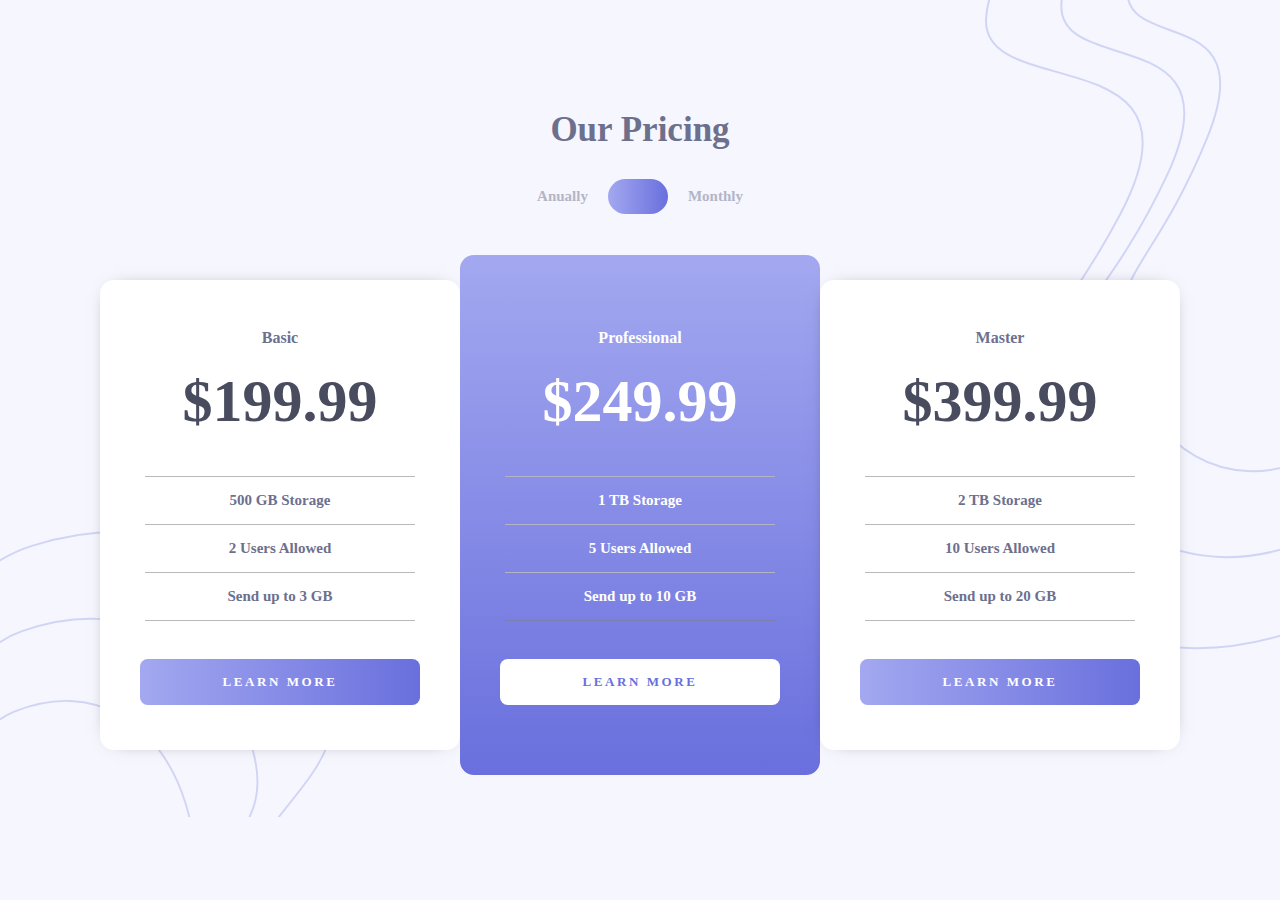
<file: anual.html>
<!DOCTYPE html>
<html lang="en">
<head>
    <meta charset="UTF-8">
    <meta name="viewport" content="width=device-width, initial-scale=1.0">
    <link rel="stylesheet" href="pricing.css">
    <title>Anually Pricing</title>
</head>
<body>
    <section class="wrapper">
            <div class="svg">
                <div class="bg-img"></div>
                <div class="bg-img2"></div>
            </div>

        <!-- This is where the toggle button starts -->
            <div class="heading">
                    <h1>Our Pricing</h1>
                <div>
                    <p>Anually</p>
                        <div class="button">
                        </div>
                    <p>Monthly</p>
                </div>
            </div>

            <!-- This is where the toggle button ends -->

            <!-- This where the card tiles begin -->
            <div class="card-tile">
                <div class="basic card">
                    <h3>Basic</h3>
                    <h1>$199.99</h1>
                    <div class="details">
                        <span>
                            <p>500 GB Storage</p>
                        </span>
                        <span>
                            <p>2 Users Allowed</p>
                        </span>
                        <span>
                            <p>Send up to 3 GB</p>
                        </span>
                    </div>
                    <div>
                        <a href="#">LEARN MORE</a>
                    </div>
                </div>
                <div class="professional card">
                    <h3>Professional</h3>
                    <h1>$249.99</h1>
                    <div class="details">
                        <span>
                            <p>1 TB Storage</p>
                        </span>
                        <span>
                            <p>5 Users Allowed</p>
                        </span>
                        <span>
                            <p>Send up to 10 GB</p>
                        </span>
                    </div>
                    <div>
                        <a href="#">LEARN MORE</a>
                    </div>
                </div>
                <div class="basic card">
                    <h3>Master</h3>
                    <h1>$399.99</h1>
                    <div class="details">
                        <span>
                            <p>2 TB Storage</p>
                        </span>
                        <span>
                            <p>10 Users Allowed</p>
                        </span>
                        <span>
                            <p>Send up to 20 GB</p>
                        </span>
                    </div>
                    <div>
                        <a href="#">LEARN MORE</a>
                    </div>
                </div>
            </div>
    </section>
    
        <script>
        //     const button = document.querySelector(".button") 
        // //     console.log(button);

        //     button.addEventListener("click", () => 
        // {
        //     button.classList.toggle("active");
            
        // });

//         const buttons = document.querySelector(".button");

// buttons.addEventListener("click", () => {
// document.body.classList.toggle("index.html");
// buttons.classList.toggle("active");
// });

//         button.addEventListener("click", () => {
//   button.classList.toggle("active");
//   button.addEventListener("transitionend", () => {
//     if (button.classList.contains("active")) {
//       setTimeout(() => {
//         window.location.href = "index.html";
//       }, 300); // Adjust the delay time (in milliseconds) to match your transition duration
//     }
//   });
// });
   
        </script>

</body>
</html>
</file>
<file: pricing.css>
* {
    box-sizing: border-box;
}

html {
    font-size: 62.5%;
    overflow-y: hidden;
    overflow-x: hidden;
    font-family: 'Montserrat';
    min-height: 100vh;
}

body {
    background-color: hsl(240, 78%, 98%);
    margin: 0;
}

.wrapper {
    position: relative;
    min-height: 100vh;
    width: 100%;
    display: flex;
    justify-content: center;
    align-items: center;
    flex-direction: column;
}

.bg-img{
    background-image: url(/images/bg-top.svg);
    background-repeat: no-repeat;
    background-size: contain;
    width: 100%;
    height: 65em;
    position: absolute;
    left: 76%;
    top: 0%;
    z-index: -1;
}

.bg-img2 {
    background-image: url(/images/bg-bottom.svg);
    background-repeat: no-repeat;
    background-size: contain;
    width: 26%;
    height: 33em;
    position: absolute;
    right: 74%;
    top: 53em;
    z-index: -1;
}

.heading {
    position: absolute;
    bottom: 68em;
}

.heading  h1{
    display: flex;
    justify-content: center;
    align-items: center;
    font-size: 3.5rem;
    color: hsl(233, 13%, 49%);
    font-weight: 700;
}

.heading div {
    display: flex;
    justify-content: center;
    align-items: center;
    gap: 2em;
}

.heading div p {
    font-size: 1.5rem;
    font-weight: 700;
    color: hsl(234, 14%, 74%);
}

.button {
    background: linear-gradient(to right, 
    hsl(236, 72%, 79%), hsl(237, 63%, 64%)
    );
    width: 6em;
    height: 3.5em;
    border-radius: 2em;
    position: relative;
    /* z-index: -1; */
    cursor: pointer;
    /* transform: translateX(20%); */
}

/* .button::before {
    content: ' ';
    position: absolute;
    height: 2.5em;
    width: 2.5em;
    background-color: white;
    border-radius: 100%;
    left: 3em;
    transform: translateY(20%);
    transition: all 0.6s ease-in-out;
} */

/* .button.active{
    transform: translateX(11.5px);
    transition: transform 0.5s ease-in-out;
} */

.toggle {
    width: 2.5em;
    height: 2.5em;
    border-radius: 100%;
    background-color: white;
    position: absolute;
    right: 3em;
    /* transform: translateX(-5%); */
    transition: transform 0.5s ease-in-out;
    cursor: pointer;
}

.toggle.active {
    transform: translateX(25px); /* Move button to the right */
    transition: transform 0.5s ease-in-out; /* Smooth transition for position */
}


/* card tiles */

.card-tile {
    display: flex;
    justify-content: center;
    align-items: center;
    margin-bottom: -13em;
}

.card {
    width: 36em;
    height: 47em;
    border-radius: 1.4em;
    display: flex;
    background-color:  rgb(255, 255, 255);
    justify-content: center;
    flex-direction: column;
    align-items: center;
    box-shadow: 0 0 20px -15px;
}

.card h3 {
    font-size: medium;
    margin: 0;
}

.card h1 {
    font-size: 6rem;
    color: hsl(232, 13%, 33%);
    margin: 20px;
}

.card p {
    font-size: 1.5rem;
    font-weight: 700;
}

.basic h3 {
    color: hsl(233, 13%, 49%);
}

.card  {
    text-align: center;
}

.basic p {
        color: hsl(233, 13%, 49%);
    }

    .basic .details {
        margin: 20px;
        border-bottom: 0.7px solid rgb(128, 128, 128, 0.541);
    }

.basic .details span {
        border-top: 0.7px solid rgba(128, 128, 128, 0.541);
        width: 27em;
        display: flex;
        justify-content: center;
        align-items: center;
    }

    .professional .details span {
        border-top: 0.7px solid hsl(234, 14%, 74%);
        width: 27em;
        display: flex;
        justify-content: center;
        align-items: center;
    }

.professional h1 {
        color: white;
    }

.professional {
    width: 36em;
    height: 52em;
    color: white;
    background: linear-gradient(to bottom, 
    hsl(236, 72%, 79%), hsl(237, 63%, 64%)
    );
}

.card div a {
    display: flex;
    justify-content: center;
    align-items: center;
    padding: 15px 82px;
    border-radius:  .6em;
    text-decoration: none;
    color: white;
    background: linear-gradient(to right, 
    hsl(236, 72%, 79%), hsl(237, 63%, 64%)
    );
    font-size: 1.3rem;
    font-weight: 700;
    letter-spacing:  .2em;
    margin: 18px 0px -3px;
}

.professional div a{
    background: white;
    color: rgb(105, 111, 221);
}

.professional .details {
    display: flex;
    flex-direction: column;
    justify-content: center;
    align-items: center;
    margin: 20px;
    border-bottom: 1px solid rgba(128, 128, 128, 0.541);
}


/* Active states */

.basic div a:focus{
    background: transparent;
    border: 1px solid  hsl(237, 63%, 64%);
    color:  hsl(237, 63%, 64%);
}

.professional div a:focus {
    background: transparent;
    border: 1px solid white;
    color: white;
}

.annual-content {
    display: visible;
  }

/* @media  (max-width: 500px) {

    html {
        font-size: 62.5%;
        overflow-y:scroll;
        overflow-x: hidden;
        font-family: 'Montserrat';
        min-height: 100vh;
    }

    .wrapper {
        position: relative;
        width: 100%;
        display: flex;
        justify-content: center;
        align-items: center;
        overflow-x: hidden;
    }

    .bg-img{
        background-image: url(/images/bg-top.svg);
        background-repeat: no-repeat;
        background-size: cover;
        width: 30em;
        height: 65em;
        position: absolute;
        left: 55%;
        top: -2%;
        z-index: -1;
    }

    .bg-img2 {
        visibility: hidden;
    }

    .card-tile {
        display: grid;
        justify-content: center;
        align-items: center;
        margin: 27em 0em 8em 0em ;
        grid-template-rows: 1fr;
        gap:  4em;
    }

    .card {
        width: 34em;
        height: 44em;
        border-radius: 1.2em;
        display: flex;
        background-color:  rgb(255, 255, 255);
        justify-content: center;
        flex-direction: column;
        align-items: center;
        box-shadow: 0 0 20px -15px;
    }
    
    .heading {
        position: absolute;
        top: 4em;
    }
} */

/* @media screen and  (min-width: 700px) {

    * {
        box-sizing: border-box;
    }
    
    html {
        font-size: 62.5%;
        overflow-y:scroll;
        overflow-x: hidden;
        font-family: 'Montserrat';
        min-height: 100vh;
    }

    .wrapper {
        position: relative;
        width: 100%;
        display: flex;
        justify-content: center;
        align-items: center;
        overflow-x: hidden;
    }

    .bg-img{
        background-image: url(/images/bg-top.svg);
        background-repeat: no-repeat;
        background-size: cover;
        width: 30em;
        height: 65em;
        position: absolute;
        left: 55%;
        top: -2%;
        z-index: -1;
    }

    .bg-img2 {
        visibility: visible;
    }

    .card-tile {
        display: grid;
        justify-content: center;
        align-items: center;
        margin-top: 27em ;
        grid-template-rows: 1fr;
        gap:  4em;
    }

    .card {
        width: 34em;
        height: 44em;
        border-radius: 1.2em;
        display: flex;
        background-color:  rgb(255, 255, 255);
        justify-content: center;
        flex-direction: column;
        align-items: center;
        box-shadow: 0 0 20px -15px;
    }
    
    .heading {
        position: absolute;
        top: 4em;
    }
} */

/* Galaxy Fold - Portrait Mode */
@media screen and (min-width: 280px) and (max-width: 599px) and (orientation: portrait) {
    * {
        box-sizing: border-box;
    }
    
    html {
        font-size: 62.5%;
        overflow-y:scroll;
        overflow-x: hidden;
        font-family: 'Montserrat';
        min-height: 100vh;
    }

    .wrapper {
        position: relative;
        width: 100%;
        display: flex;
        justify-content: center;
        align-items: center;
        overflow-x: hidden;
    }

    .bg-img{
        background-image: url(/images/bg-top.svg);
        background-repeat: no-repeat;
        background-size: cover;
        width: 30em;
        height: 65em;
        position: absolute;
        left: 55%;
        top: -2%;
        z-index: -1;
    }

    .bg-img2 {
        visibility: hidden;
    }

    .card-tile {
        display: grid;
        justify-content: center;
        align-items: center;
        margin-top: 27em ;
        grid-template-rows: 1fr;
        gap:  4em;
    }

    .card {
        /* width: 34em; */
        width: 100%;
        height: 44em;
        border-radius: 1.2em;
        display: flex;
        background-color:  rgb(255, 255, 255);
        justify-content: center;
        flex-direction: column;
        align-items: center;
        box-shadow: 0 0 20px -15px;
    }
    
    .heading {
        position: absolute;
        top: 4em;
    }
  }
</file>
